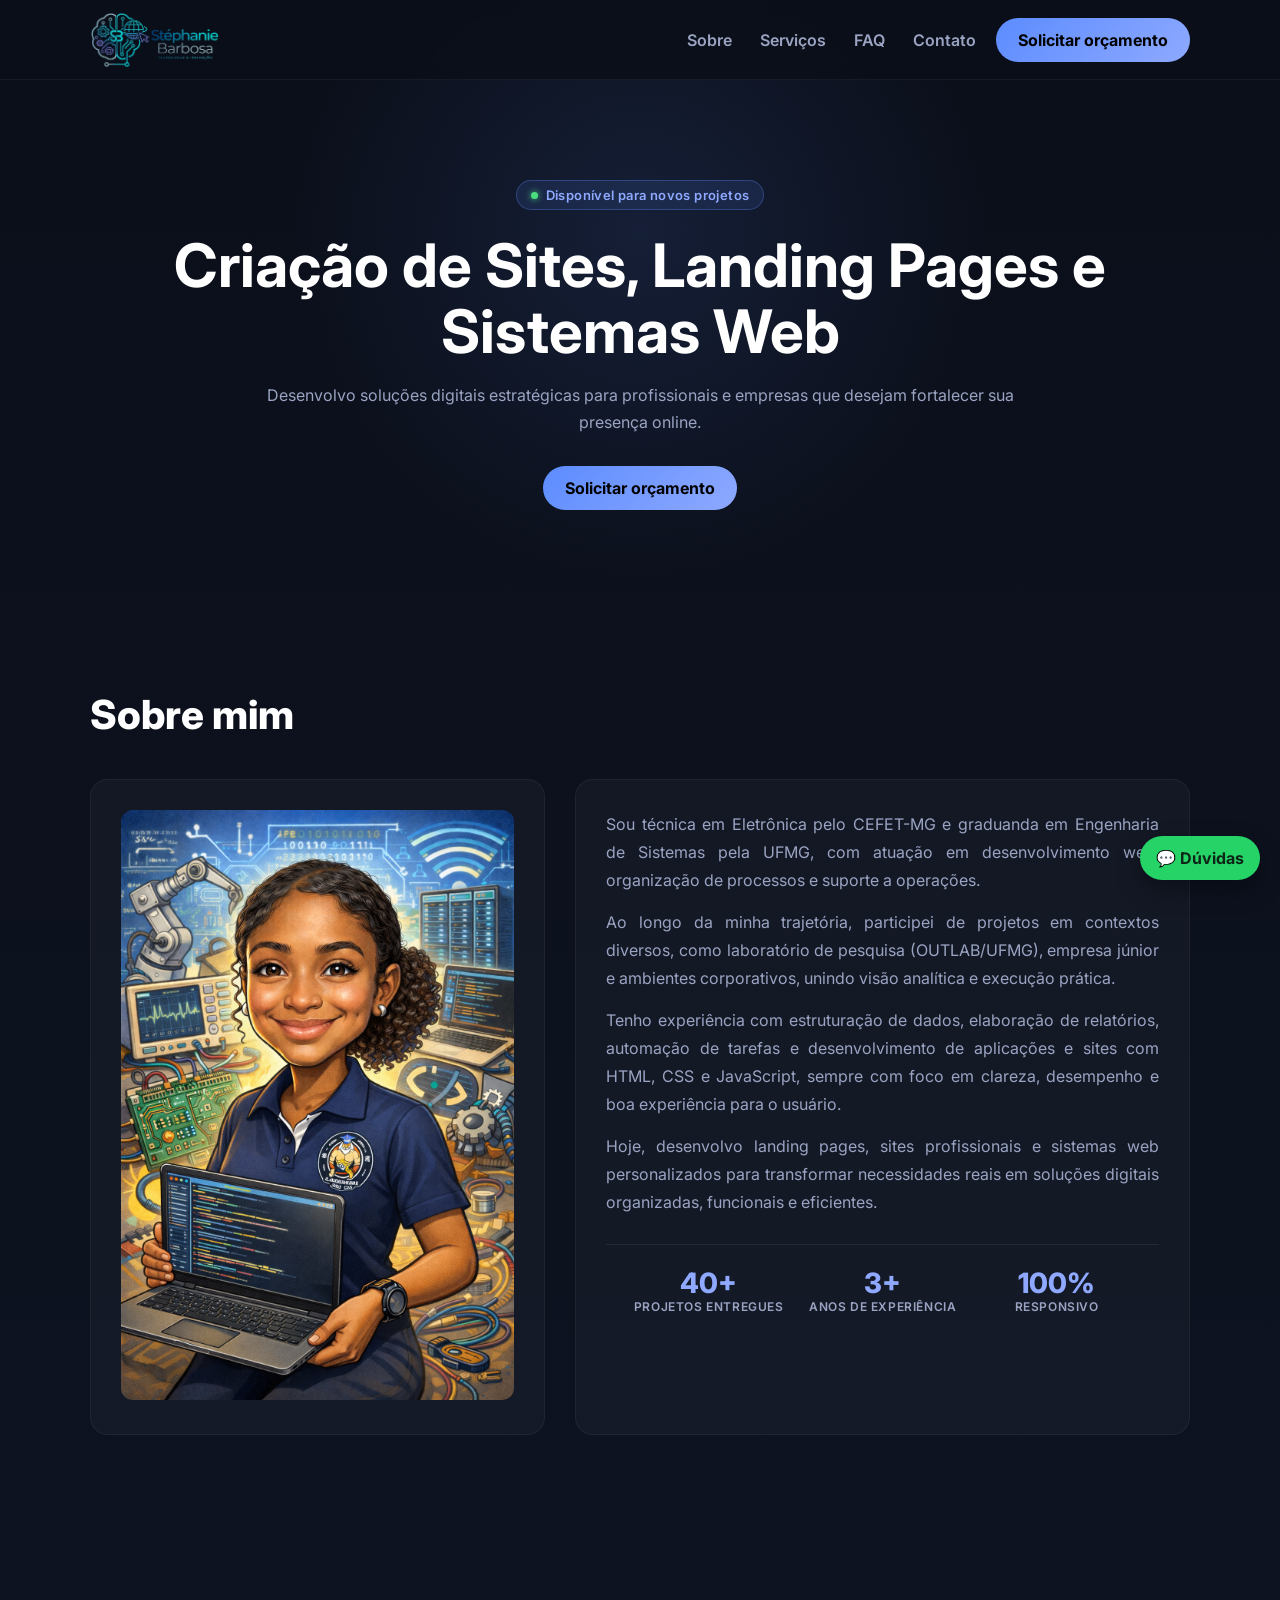
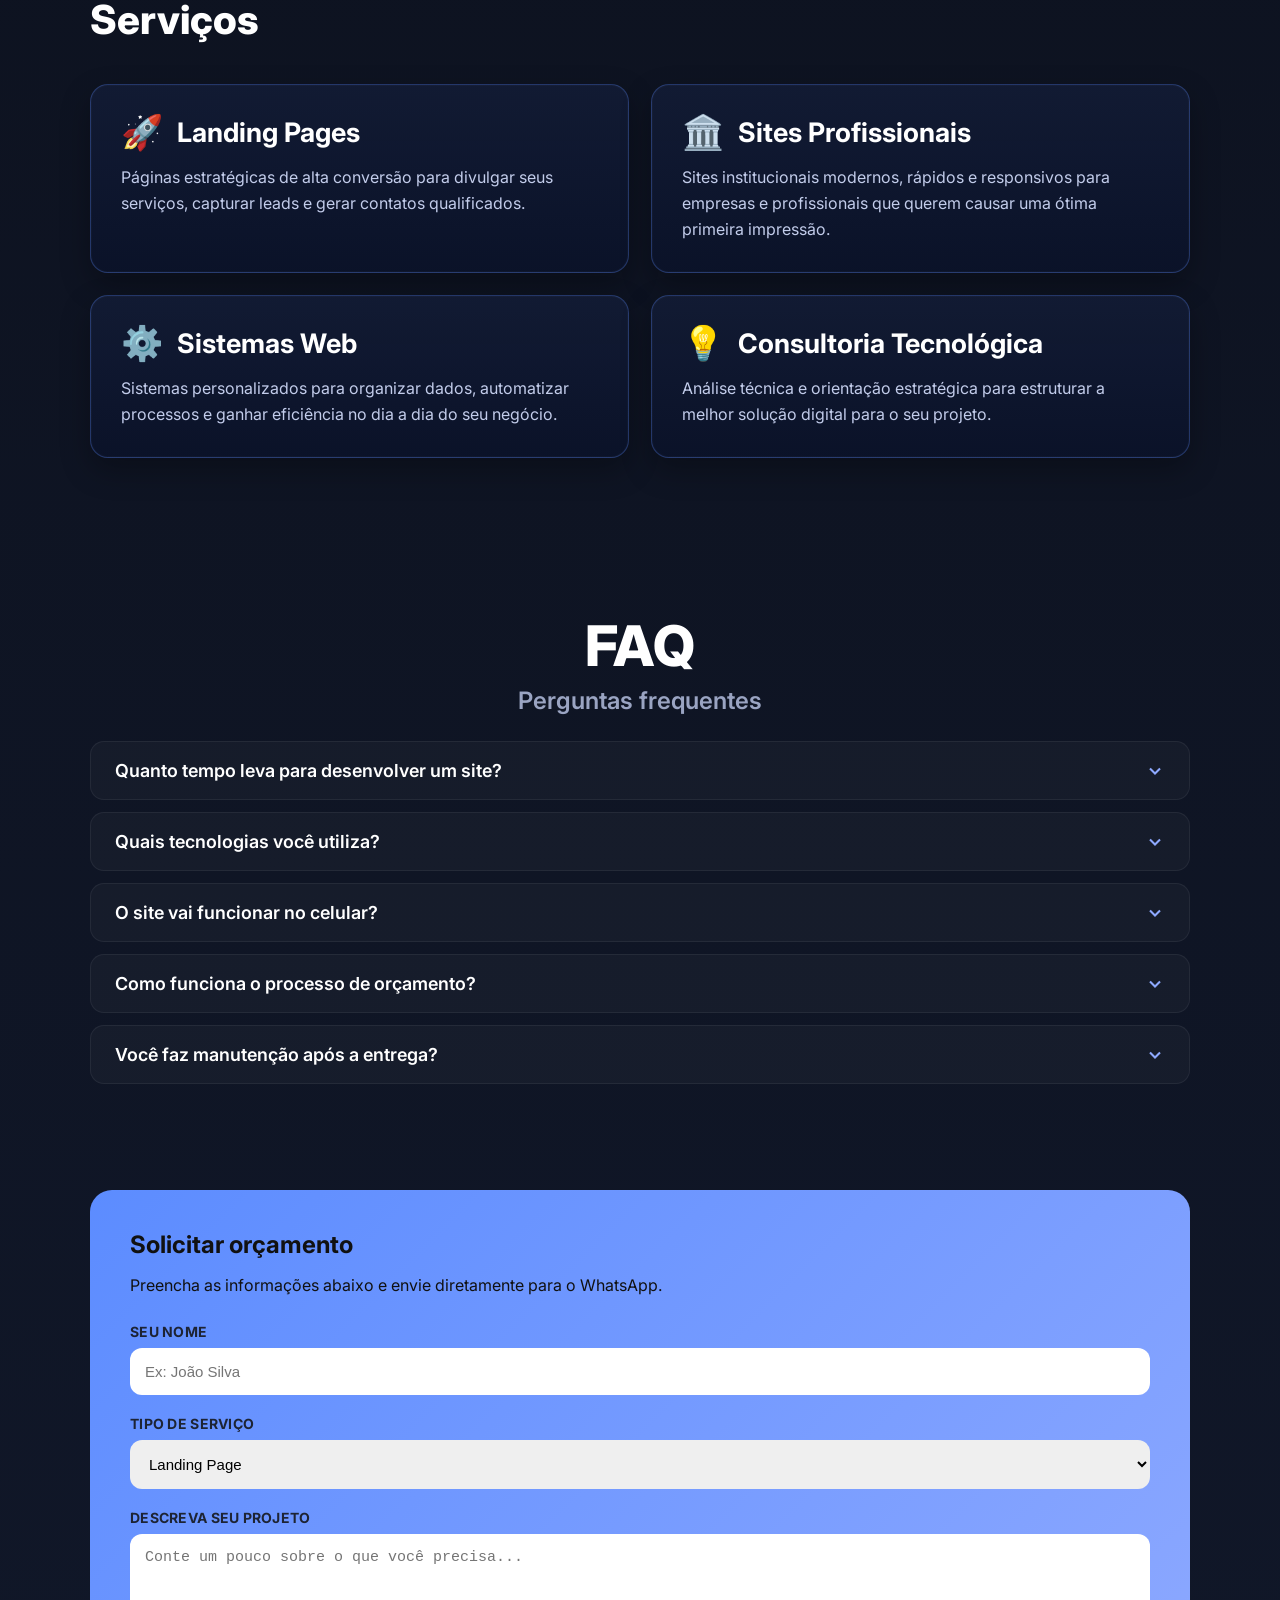
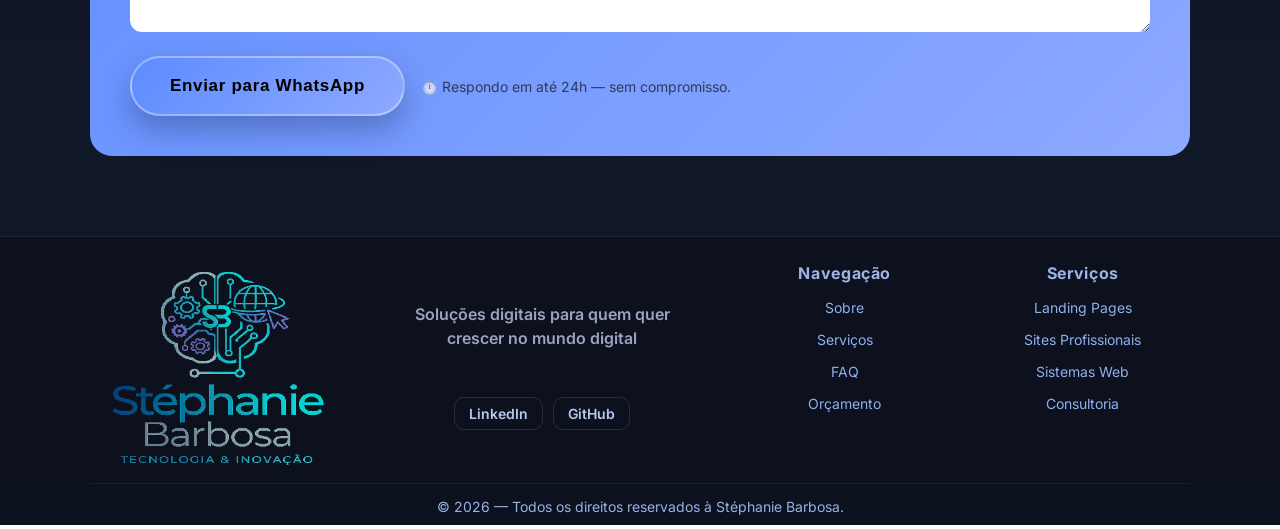
<file: index.html>
﻿<!doctype html>
<html lang="pt-br">
  <head>
    <meta charset="utf-8" />
    <meta name="viewport" content="width=device-width, initial-scale=1" />
    <meta
      name="description"
      content="Stéphanie Barbosa — Desenvolvimento de sites profissionais, landing pages e sistemas web para fortalecer sua presença online."
    />
    <meta
      property="og:title"
      content="Stéphanie Barbosa | Desenvolvimento de Sites e Sistemas"
    />
    <meta
      property="og:description"
      content="Soluções digitais estratégicas para profissionais e empresas que desejam fortalecer sua presença online."
    />
    <meta property="og:type" content="website" />
    <meta name="twitter:card" content="summary" />
    <meta
      name="twitter:title"
      content="Stéphanie Barbosa | Desenvolvimento de Sites e Sistemas"
    />
    <meta
      name="twitter:description"
      content="Soluções digitais estratégicas para profissionais e empresas."
    />
    <title>Stéphanie Barbosa | Desenvolvimento de Sites e Sistemas</title>
    <link
      href="https://fonts.googleapis.com/css2?family=Inter:wght@400;600;700;800&display=swap"
      rel="stylesheet"
    />
    <link rel="stylesheet" href="assets/css/style.css" />
  </head>
  <body>
    <header>
      <div class="container navbar">
        <div class="brand">
          <img class="brand-logo" src="assets/img/logo-header.png" alt="Logo" />
        </div>

        <button
          class="nav-toggle"
          type="button"
          aria-label="Abrir menu"
          aria-expanded="false"
          aria-controls="primary-navigation"
        >
          <span class="nav-toggle-bar"></span>
          <span class="nav-toggle-bar"></span>
          <span class="nav-toggle-bar"></span>
        </button>

        <nav id="primary-navigation" class="nav-links">
          <a href="#sobre">Sobre</a>
          <a href="#servicos">Serviços</a>
          <a href="#faq">FAQ</a>
          <a
            href="https://wa.me/5531995498575"
            target="_blank"
            rel="noopener noreferrer"
            >Contato</a
          >
        </nav>
        <a href="#contato" class="btn nav-desktop-cta">Solicitar orçamento</a>
      </div>
    </header>

    <div class="nav-overlay"></div>

    <section class="hero">
      <div class="container">
        <div class="hero-badge">
          <span class="dot"></span> Disponível para novos projetos
        </div>
        <h1>Criação de Sites, Landing Pages e Sistemas Web</h1>
        <p>
          Desenvolvo soluções digitais estratégicas para profissionais e
          empresas que desejam fortalecer sua presença online.
        </p>
        <div class="hero-actions">
          <a href="#contato" class="btn">Solicitar orçamento</a>
        </div>
      </div>
    </section>

    <section class="section" id="sobre">
      <div class="container">
        <div class="section-title fade-in">
          <h2>Sobre mim</h2>
        </div>
        <div class="about-grid fade-in">
          <div class="about-photo card">
            <img
              src="assets/img/foto.png"
              alt="Stéphanie Barbosa"
              loading="lazy"
            />
          </div>
          <div class="card about-text">
            <p>
              Sou técnica em Eletrônica pelo CEFET-MG e graduanda em Engenharia
              de Sistemas pela UFMG, com atuação em desenvolvimento web,
              organização de processos e suporte a operações.
            </p>
            <p>
              Ao longo da minha trajetória, participei de projetos em contextos
              diversos, como laboratório de pesquisa (OUTLAB/UFMG), empresa
              júnior e ambientes corporativos, unindo visão analítica e execução
              prática.
            </p>
            <p>
              Tenho experiência com estruturação de dados, elaboração de
              relatórios, automação de tarefas e desenvolvimento de aplicações e
              sites com HTML, CSS e JavaScript, sempre com foco em clareza,
              desempenho e boa experiência para o usuário.
            </p>
            <p>
              Hoje, desenvolvo landing pages, sites profissionais e sistemas web
              personalizados para transformar necessidades reais em soluções
              digitais organizadas, funcionais e eficientes.
            </p>
            <div class="about-stats">
              <div class="stat">
                <span class="stat-number">40+</span
                ><span class="stat-label">Projetos entregues</span>
              </div>
              <div class="stat">
                <span class="stat-number">3+</span
                ><span class="stat-label">Anos de experiência</span>
              </div>
              <div class="stat">
                <span class="stat-number">100%</span
                ><span class="stat-label">Responsivo</span>
              </div>
            </div>
          </div>
        </div>
      </div>
    </section>

    <section class="section" id="servicos">
      <div class="container">
        <div class="section-title fade-in"><h2>Serviços</h2></div>
        <div class="cards">
          <div class="card fade-in service-card">
            <div class="service-head">
              <span class="card-icon">🚀</span>
              <h3>Landing Pages</h3>
            </div>
            <p>
              Páginas estratégicas de alta conversão para divulgar seus
              serviços, capturar leads e gerar contatos qualificados.
            </p>
          </div>
          <div class="card fade-in service-card">
            <div class="service-head">
              <span class="card-icon">🏛️</span>
              <h3>Sites Profissionais</h3>
            </div>
            <p>
              Sites institucionais modernos, rápidos e responsivos para empresas
              e profissionais que querem causar uma ótima primeira impressão.
            </p>
          </div>
          <div class="card fade-in service-card">
            <div class="service-head">
              <span class="card-icon">⚙️</span>
              <h3>Sistemas Web</h3>
            </div>
            <p>
              Sistemas personalizados para organizar dados, automatizar
              processos e ganhar eficiência no dia a dia do seu negócio.
            </p>
          </div>
          <div class="card fade-in service-card">
            <div class="service-head">
              <span class="card-icon">💡</span>
              <h3>Consultoria Tecnológica</h3>
            </div>
            <p>
              Análise técnica e orientação estratégica para estruturar a melhor
              solução digital para o seu projeto.
            </p>
          </div>
        </div>
      </div>
    </section>

    <section class="section" id="faq">
      <div class="container">
        <div class="section-title fade-in">
          <h2>FAQ</h2>
          <p>Perguntas frequentes</p>
        </div>
        <div class="faq-list">
          <div class="faq-item fade-in">
            <button class="faq-question" aria-expanded="false">
              Quanto tempo leva para desenvolver um site?
              <svg
                class="faq-chevron"
                viewBox="0 0 24 24"
                fill="none"
                stroke="currentColor"
                stroke-width="2.5"
              >
                <polyline points="6 9 12 15 18 9" />
              </svg>
            </button>
            <div class="faq-answer">
              O prazo varia conforme a complexidade do projeto. Uma landing page
              simples pode ficar pronta em 5 a 7 dias úteis, enquanto sites
              institucionais e sistemas web costumam levar de 2 a 5 semanas.
              Após o orçamento, informo o prazo exato para o seu caso.
            </div>
          </div>
          <div class="faq-item fade-in">
            <button class="faq-question" aria-expanded="false">
              Quais tecnologias você utiliza?
              <svg
                class="faq-chevron"
                viewBox="0 0 24 24"
                fill="none"
                stroke="currentColor"
                stroke-width="2.5"
              >
                <polyline points="6 9 12 15 18 9" />
              </svg>
            </button>
            <div class="faq-answer">
              Trabalho principalmente com HTML, CSS e JavaScript para sites
              estáticos e landing pages de alta performance. Para sistemas web,
              utilizo frameworks modernos conforme a necessidade do projeto.
              Todos os sites entregues são responsivos e otimizados para
              buscadores (SEO).
            </div>
          </div>
          <div class="faq-item fade-in">
            <button class="faq-question" aria-expanded="false">
              O site vai funcionar no celular?
              <svg
                class="faq-chevron"
                viewBox="0 0 24 24"
                fill="none"
                stroke="currentColor"
                stroke-width="2.5"
              >
                <polyline points="6 9 12 15 18 9" />
              </svg>
            </button>
            <div class="faq-answer">
              Sim, 100%. Todos os projetos são desenvolvidos com abordagem
              <em>mobile-first</em>, garantindo excelente experiência em
              celulares, tablets e desktops.
            </div>
          </div>
          <div class="faq-item fade-in">
            <button class="faq-question" aria-expanded="false">
              Como funciona o processo de orçamento?
              <svg
                class="faq-chevron"
                viewBox="0 0 24 24"
                fill="none"
                stroke="currentColor"
                stroke-width="2.5"
              >
                <polyline points="6 9 12 15 18 9" />
              </svg>
            </button>
            <div class="faq-answer">
              Basta preencher o formulário acima ou entrar em contato pelo
              WhatsApp. Após entender o seu projeto, envio um orçamento
              detalhado sem nenhum compromisso. Respondo em até 24 horas úteis.
            </div>
          </div>
          <div class="faq-item fade-in">
            <button class="faq-question" aria-expanded="false">
              Você faz manutenção após a entrega?
              <svg
                class="faq-chevron"
                viewBox="0 0 24 24"
                fill="none"
                stroke="currentColor"
                stroke-width="2.5"
              >
                <polyline points="6 9 12 15 18 9" />
              </svg>
            </button>
            <div class="faq-answer">
              Sim. Ofereço suporte pós-entrega e manutenção mediante contrato.
              Assim você fica tranquilo sabendo que o site continuará
              funcionando e atualizado.
            </div>
          </div>
        </div>
      </div>
    </section>

    <section class="cta" id="contato">
      <div class="container">
        <div class="cta-box fade-in">
          <h2>Solicitar orçamento</h2>
          <p>
            Preencha as informações abaixo e envie diretamente para o WhatsApp.
          </p>
          <form onsubmit="enviarWhatsApp(event)">
            <label for="nome">Seu nome</label>
            <input
              type="text"
              id="nome"
              placeholder="Ex: João Silva"
              required
            />
            <label for="servico">Tipo de serviço</label>
            <select id="servico">
              <option>Landing Page</option>
              <option>Site Profissional</option>
              <option>Sistema Web</option>
              <option>Consultoria</option>
            </select>
            <label for="mensagem">Descreva seu projeto</label>
            <textarea
              rows="4"
              id="mensagem"
              placeholder="Conte um pouco sobre o que você precisa..."
            ></textarea>
            <div class="form-submit-wrapper">
              <button class="btn" type="submit">Enviar para WhatsApp</button>
              <p class="form-trust">
                ⏱️ Respondo em até 24h — sem compromisso.
              </p>
            </div>
          </form>
        </div>
      </div>
    </section>

    <footer>
      <div class="footer-inner fade-in">
        <div class="footer-brand">
          <img
            class="footer-logo"
            src="assets/img/logo-footer.png"
            alt="Logo Stéphanie Barbosa"
            loading="lazy"
          />
        </div>

        <div class="footer-middle">
          <p class="footer-highlight">
            Soluções digitais para quem quer crescer no mundo digital
          </p>
          <div class="footer-social">
            <a
              href="https://www.linkedin.com/in/stéphaniebarbosa"
              target="_blank"
              rel="noopener noreferrer"
              >LinkedIn</a
            >
            <a
              href="https://github.com/Stephanie7l"
              target="_blank"
              rel="noopener noreferrer"
              >GitHub</a
            >
          </div>
        </div>

        <div class="footer-col">
          <h4>Navegação</h4>
          <ul>
            <li><a href="#sobre">Sobre</a></li>
            <li><a href="#servicos">Serviços</a></li>
            <li><a href="#faq">FAQ</a></li>
            <li><a href="#contato">Orçamento</a></li>
          </ul>
        </div>

        <div class="footer-col">
          <h4>Serviços</h4>
          <ul>
            <li><a href="#contato">Landing Pages</a></li>
            <li><a href="#contato">Sites Profissionais</a></li>
            <li><a href="#contato">Sistemas Web</a></li>
            <li><a href="#contato">Consultoria</a></li>
          </ul>
        </div>
      </div>

      <div class="footer-bottom">
        <div class="footer-text">
          &copy; <span id="year"></span> &mdash; Todos os direitos reservados à
          Stéphanie Barbosa.
        </div>
      </div>
    </footer>

    <a
      class="whatsapp-float"
      href="https://wa.me/5531995498575?text=Ol%C3%A1%2C%20tenho%20uma%20d%C3%BAvida%20e%20gostaria%20de%20falar%20com%20voc%C3%AA."
      target="_blank"
      rel="noopener noreferrer"
      >💬 Dúvidas</a
    >

    <script src="assets/js/main.js"></script>
  </body>
</html>
</file>
<file: assets/css/style.css>
﻿:root {
  --bg: #0b0f1a;
  --accent: #5c8cff;
  --accent-soft: #8ea9ff;
  --text: #ffffff;
  --muted: #9aa4c2;
  --success: #25d366;
}

* {
  box-sizing: border-box;
  margin: 0;
  padding: 0;
}
:focus-visible {
  outline: 2px solid var(--accent);
  outline-offset: 3px;
  border-radius: 4px;
}
html {
  scroll-behavior: smooth;
}
body {
  font-family: Inter, sans-serif;
  background: linear-gradient(180deg, #0b0f1a, #11182a);
  color: var(--text);
  overflow-x: hidden;
}

.container {
  width: min(1100px, 92%);
  margin: auto;
}

/* HEADER CORRIGIDO */
header {
  position: fixed;
  top: 0;
  left: 0;
  width: 100%;
  height: 80px; /* Altura fixa para controle */
  background: rgba(11, 15, 26, 0.95);
  backdrop-filter: blur(8px);
  border-bottom: 1px solid rgba(255, 255, 255, 0.05);
  z-index: 1000;
  display: flex;
  align-items: center;
}

.navbar {
  display: grid;
  grid-template-columns: auto 1fr auto;
  align-items: center;
  gap: 20px;
}

.brand-logo {
  height: 54px;
  width: auto;
  display: block;
}

.nav-links {
  display: flex;
  gap: 28px;
  align-items: center;
  justify-self: end; /* antes: center */
}
.nav-links a {
  color: var(--muted);
  font-weight: 600;
  transition: 0.2s;
  text-decoration: none;
  min-height: 44px;
  display: inline-flex;
  align-items: center;
}
.nav-links a:hover {
  color: var(--text);
}

.nav-cta {
  display: none;
} /* Escondido no Desktop */

.btn {
  display: inline-flex;
  align-items: center;
  justify-content: center;
  padding: 12px 22px;
  border-radius: 30px;
  background: linear-gradient(135deg, var(--accent), var(--accent-soft));
  border: none;
  font-weight: 700;
  color: #000;
  text-decoration: none;
  cursor: pointer;
  transition: transform 0.2s ease, box-shadow 0.2s ease;
}
.btn:hover {
  transform: translateY(-2px);
  box-shadow: 0 14px 30px rgba(0, 0, 0, 0.4);
}

/* HERO */
.hero {
  padding: clamp(120px, 15vw, 180px) 0 clamp(60px, 8vw, 100px);
  text-align: center;
  position: relative;
  overflow: hidden;
}
.hero::before {
  content: '';
  position: absolute;
  top: -120px;
  left: 50%;
  transform: translateX(-50%);
  width: 700px;
  height: 700px;
  background: radial-gradient(circle, rgba(92,140,255,0.12) 0%, transparent 70%);
  pointer-events: none;
  z-index: 0;
}
.hero .container {
  position: relative;
  z-index: 1;
}
.hero-badge {
  display: inline-flex;
  align-items: center;
  gap: 8px;
  background: rgba(92, 140, 255, 0.12);
  border: 1px solid rgba(92, 140, 255, 0.3);
  color: var(--accent-soft);
  font-size: 13px;
  font-weight: 600;
  padding: 6px 14px;
  border-radius: 999px;
  margin-bottom: 22px;
  letter-spacing: 0.03em;
}
.hero-badge .dot {
  width: 7px;
  height: 7px;
  border-radius: 50%;
  background: #4ade80;
  box-shadow: 0 0 6px #4ade80;
  animation: pulse-dot 2s infinite;
}
@keyframes pulse-dot {
  0%, 100% { opacity: 1; }
  50% { opacity: 0.4; }
}
.hero h1 {
  font-size: clamp(32px, 5vw, 60px);
  line-height: 1.1;
  margin-bottom: 18px;
}
.hero p {
  max-width: 760px;
  margin: 0 auto 30px;
  color: var(--muted);
  font-size: 16px;
  line-height: 1.7;
}

/* SEÇÕES E GRIDS */
[id] {
  scroll-margin-top: 90px;
}

#contato {
  scroll-margin-top: 130px;
}

.cta {
  padding-top: 26px;
  padding-bottom: 80px;
}

.section {
  padding: 80px 0;
}
.section-title {
  margin-bottom: 40px;
}
.section-title h2 {
  font-size: clamp(26px, 3.5vw, 40px);
  font-weight: 800;
}
.about-grid {
  display: grid;
  grid-template-columns: 1fr 1.35fr;
  gap: 30px;
}
.cards {
  display: grid;
  grid-template-columns: repeat(2, 1fr);
  gap: 22px;
}
.card {
  padding: 30px;
  border-radius: 18px;
  background: rgba(255, 255, 255, 0.03);
  border: 1px solid rgba(255, 255, 255, 0.05);
  transition: border-color 0.25s, transform 0.25s;
}
.card:hover {
  border-color: rgba(92, 140, 255, 0.3);
  transform: translateY(-3px);
}

.about-photo img {
  width: 100%;
  border-radius: 12px;
  object-fit: cover;
}

.about-text p {
  color: var(--muted);
  line-height: 1.75;
  margin-bottom: 14px;
  text-align: justify;
}
.about-text p:last-child {
  margin-bottom: 0;
}

.about-stats {
  display: flex;
  gap: 24px;
  flex-wrap: wrap;
  margin-top: 28px;
  padding-top: 24px;
  border-top: 1px solid rgba(255,255,255,0.07);
  justify-content: center;
  text-align: center;
}
.stat {
  display: flex;
  flex-direction: column;
  gap: 2px;
  align-items: center;
  min-width: 150px;
}
.stat-number {
  font-size: 28px;
  font-weight: 800;
  color: var(--accent-soft);
  line-height: 1;
}
.stat-label {
  font-size: 12px;
  color: var(--muted);
  font-weight: 600;
  text-transform: uppercase;
  letter-spacing: 0.05em;
}

/* ÍCONES DOS CARDS */
.service-card {
  border-radius: 18px;
  background: linear-gradient(180deg, rgba(18, 27, 52, 0.98) 0%, rgba(11, 19, 41, 0.96) 100%);
  border: 1px solid rgba(92, 140, 255, 0.3);
  box-shadow: inset 0 0 0 1px rgba(255,255,255,0.02), 0 12px 30px rgba(0, 0, 0, 0.28);
}

.service-head {
  display: flex;
  align-items: center;
  gap: 14px;
  margin-bottom: 16px;
}

.card-icon {
  font-size: 34px;
  margin: 0;
  display: inline-flex;
  align-items: center;
  line-height: 1;
}

.cards .card h3 {
  margin: 0;
  font-size: clamp(24px, 2.1vw, 40px);
  line-height: 1.15;
  font-weight: 700;
  color: #ffffff;
}

.cards .card p {
  color: rgba(214, 224, 255, 0.9);
  line-height: 1.6;
  font-size: clamp(16px, 1.1vw, 22px);
  max-width: 96%;
}
/* FAQ */
#faq.section {
  background: transparent;
}

#faq .section-title {
  text-align: center;
  margin-bottom: 26px;
}

#faq .section-title h2 {
  color: var(--text);
  font-size: clamp(34px, 5vw, 56px);
  font-weight: 800;
  letter-spacing: 0.01em;
  line-height: 1;
  margin-bottom: 12px;
}

#faq .section-title p {
  color: var(--muted);
  font-size: clamp(16px, 2vw, 24px);
  font-weight: 600;
}

.faq-list {
  display: flex;
  flex-direction: column;
  gap: 12px;
}

.faq-item {
  border-radius: 14px;
  background: rgba(255, 255, 255, 0.03);
  border: 1px solid rgba(255, 255, 255, 0.06);
  overflow: hidden;
  transition: border-color 0.25s, transform 0.2s;
}

.faq-item:hover {
  border-color: rgba(92, 140, 255, 0.3);
  transform: translateY(-1px);
}

.faq-question {
  width: 100%;
  background: transparent;
  border: none;
  color: var(--text);
  font-family: inherit;
  font-size: clamp(16px, 1.4vw, 20px);
  font-weight: 600;
  padding: 18px 24px;
  text-align: left;
  cursor: pointer;
  display: flex;
  justify-content: space-between;
  align-items: center;
  gap: 14px;
}

.faq-question .faq-chevron {
  width: 20px;
  height: 20px;
  flex-shrink: 0;
  color: var(--accent-soft);
  transition: transform 0.3s;
}

.faq-item.is-open .faq-chevron {
  transform: rotate(180deg);
}

.faq-answer {
  max-height: 0;
  overflow: hidden;
  transition: max-height 0.35s ease, padding 0.3s;
  padding: 0 24px;
  color: var(--muted);
  font-size: clamp(15px, 1.05vw, 17px);
  line-height: 1.65;
  background: rgba(255, 255, 255, 0.01);
}

.faq-item.is-open .faq-answer {
  max-height: 420px;
  padding: 0 24px 22px;
}

/* FORMULÁRIO */
.cta-box {
  padding: 40px;
  border-radius: 22px;
  background: linear-gradient(135deg, var(--accent), var(--accent-soft));
  color: #111;
}

.cta-box h2 {
  margin-bottom: 16px;
}

.cta-box > p {
  margin-bottom: 28px;
}

form label {
  display: block;
  font-size: 14px;
  font-weight: 700;
  color: rgba(17, 17, 17, 0.85);
  margin-bottom: 8px;
  text-transform: uppercase;
  letter-spacing: 0.02em;
}
form input,
form select,
form textarea {
  width: 100%;
  padding: 15px;
  border-radius: 12px;
  border: none;
  margin-bottom: 20px;
  font-size: 15px;
}

.btn[type="submit"] {
  padding: 18px 38px;
  font-size: 17px;
  font-weight: 800;
  letter-spacing: 0.04em;
  width: auto;
  min-width: 230px;
  border: 2px solid rgba(255, 255, 255, 0.35);
  box-shadow: 0 14px 30px rgba(25, 40, 90, 0.35);
}

.form-submit-wrapper {
  display: flex;
  align-items: center;
  gap: 16px;
  margin-bottom: 0;
}

/* FOOTER */
footer {
  border-top: 1px solid rgba(255, 255, 255, 0.08);
  background: rgba(11, 15, 26, 0.75);
}

.footer-inner {
  width: min(1100px, 92%);
  margin: 0 auto;
  padding: 26px 0 14px;
  display: grid;
  grid-template-columns: 1.2fr 1.6fr 1fr 1fr;
  gap: 24px;
  align-items: start;
}

.footer-brand {
  display: flex;
  justify-content: center;
}

.footer-logo {
  width: min(220px, 100%);
  height: auto;
  display: block;
}

.footer-middle {
  display: flex;
  flex-direction: column;
  align-items: center;
  gap: 16px;
  padding-top: 8px;
}

.footer-highlight {
  width: 100%;
  min-height: 110px;
  border: none;
  border-radius: 0;
  color: var(--muted);
  font-size: 16px;
  font-weight: 600;
  line-height: 1.5;
  display: flex;
  align-items: center;
  justify-content: center;
  text-align: center;
  padding: 16px;
}

.footer-social {
  display: flex;
  gap: 10px;
  justify-content: center;
}

.footer-social a {
  color: #b8c8ef;
  text-decoration: none;
  font-size: 14px;
  font-weight: 600;
  padding: 7px 14px;
  border-radius: 10px;
  border: 1px solid rgba(255, 255, 255, 0.12);
  transition: color 0.2s, border-color 0.2s;
}

.footer-social a:hover {
  color: var(--text);
  border-color: rgba(92, 140, 255, 0.5);
}

.footer-col h4 {
  font-size: 16px;
  font-weight: 700;
  letter-spacing: 0.04em;
  color: #9db3e8;
  margin-bottom: 14px;
  text-align: center;
}

.footer-col ul {
  list-style: none;
  display: flex;
  flex-direction: column;
  gap: 12px;
  align-items: center;
}

.footer-col ul li a {
  color: #8fb0f0;
  text-decoration: none;
  font-size: 14px;
  line-height: 1.25;
  transition: color 0.2s;
}

.footer-col ul li a:hover {
  color: #d2dfff;
}

.footer-bottom {
  width: min(1100px, 92%);
  margin: 0 auto;
  padding: 14px 0 10px;
  border-top: 1px solid rgba(255, 255, 255, 0.06);
  display: flex;
  justify-content: center;
}

.footer-text {
  color: #9ab2e7;
  font-size: 14px;
  text-align: center;
}

/* BOTAO FLUTUANTE WHATSAPP */
.whatsapp-float {
  position: fixed;
  right: 20px;
  bottom: 20px;
  z-index: 1200;
  display: inline-flex;
  align-items: center;
  gap: 8px;
  padding: 12px 16px;
  border-radius: 999px;
  background: var(--success);
  color: #0d2517;
  text-decoration: none;
  font-weight: 700;
  box-shadow: 0 10px 25px rgba(0, 0, 0, 0.35);
  transition:
    transform 0.2s ease,
    box-shadow 0.2s ease;
}

.whatsapp-float:hover {
  transform: translateY(-2px);
  box-shadow: 0 14px 30px rgba(0, 0, 0, 0.4);
}

.nav-overlay.is-open ~ .whatsapp-float {
  opacity: 0;
  pointer-events: none;
}

/* MENU HAMBÚRGUER (BOTÃO) */
.nav-toggle {
  display: none;
  flex-direction: column;
  gap: 5px;
  background: none;
  border: none;
  cursor: pointer;
  z-index: 1100;
}
.nav-toggle-bar {
  width: 25px;
  height: 3px;
  background: #fff;
  border-radius: 5px;
  transition: 0.3s;
}

/* RESPONSIVIDADE */
/* FADE-IN AO ROLAR */
.fade-in {
  opacity: 0;
  transform: translateY(22px);
  transition: opacity 0.6s ease, transform 0.6s ease;
}
.fade-in.visible {
  opacity: 1;
  transform: translateY(0);
}

/* CONFIANÇA NO FORM */
.form-trust {
  display: flex;
  align-items: center;
  gap: 6px;
  font-size: 14px;
  color: rgba(17,17,17,0.7);
  margin: 0;
}

@media (max-width: 900px) {
  .container {
    width: min(1100px, 94%);
  }

  .nav-links {
    position: fixed;
    top: 80px; /* abaixo do header */
    right: -100%;
    height: calc(100vh - 80px);
    width: 280px;
    background: #0b0f1a; /* fundo sólido */
    flex-direction: column;
    align-items: flex-start;
    padding: 20px;
    transition: right 0.4s ease;
    z-index: 1050;
    gap: 8px;
  }

  .nav-links.is-open,
  .nav-links.active {
    right: 0;
  }

  .nav-toggle {
    display: flex;
    grid-column: 3;
    justify-self: end;
  }

  .nav-desktop-cta {
    display: none;
  }

  .nav-cta {
    display: flex;
    width: 100%;
  }

  .about-grid,
  .cards {
    grid-template-columns: 1fr;
  }

  .footer-inner {
    grid-template-columns: 1fr;
    gap: 22px;
    padding: 26px 0 12px;
  }

  .footer-highlight {
    min-height: 90px;
    font-size: 14px;
  }

  .footer-col h4 {
    font-size: 15px;
  }

  .footer-col ul li a {
    font-size: 13px;
  }

  .footer-text {
    text-align: center;
    font-size: 14px;
  }

  .whatsapp-float {
    right: 14px;
    bottom: 14px;
    padding: 10px 14px;
    font-size: 14px;
  }

  .nav-toggle.is-open .nav-toggle-bar:nth-child(1) {
    transform: translateY(8px) rotate(45deg);
  }

  .nav-toggle.is-open .nav-toggle-bar:nth-child(2) {
    opacity: 0;
  }

  .nav-toggle.is-open .nav-toggle-bar:nth-child(3) {
    transform: translateY(-8px) rotate(-45deg);
  }
}
@media (max-width: 768px) {
  .section { padding: 60px 0; }
  .section-title { margin-bottom: 26px; }
  .section-title h2 { font-size: clamp(24px, 6vw, 32px); }
  .hero h1 { line-height: 1.15; }
  .cta-box { padding: 28px 20px; }
  .card { padding: 22px; }
  .about-stats { gap: 18px; }

  .form-submit-wrapper {
    gap: 12px;
  }

  .btn[type="submit"] {
    padding: 14px 24px;
    font-size: 15px;
    min-width: 160px;
  }

  .form-trust {
    font-size: 13px;
  }

  .faq-question {
    padding: 14px 16px;
    font-size: 14px;
  }

  .faq-answer {
    font-size: 14px;
    padding: 0 16px;
  }

  .faq-item.is-open .faq-answer {
    padding: 0 16px 16px;
  }
}

@media (max-width: 480px) {
  .brand-logo { height: 42px; }
  .hero-badge { font-size: 12px; }
  .hero p { font-size: 16px; }
  .cta-box { padding: 24px 16px; }
  .whatsapp-float {
    bottom: 10px;
    right: 10px;
  }

  .form-submit-wrapper {
    flex-direction: column;
    gap: 12px;
  }

  .btn[type="submit"] {
    width: 100%;
    padding: 16px 24px;
  }

  .form-trust {
    width: 100%;
    justify-content: center;
    font-size: 13px;
  }
}

@media (prefers-reduced-motion: reduce) {
  *, *::before, *::after {
    animation: none !important;
    transition: none !important;
    scroll-behavior: auto !important;
  }
}

.nav-overlay {
  position: fixed;
  inset: 0;
  background: transparent;
  display: none;
  z-index: 1000;
}
.nav-overlay.is-open {
  display: block;
}

.nav-links.active {
  position: fixed;
  top: 80px;
  left: auto;
  right: 0;
  background: #0b0f1a;
  padding: 20px;
  z-index: 1050;
}

.nav-overlay.active {
  display: block;
  z-index: 998;
}

.faq-item.active .faq-answer {
  display: block;
}

.faq-item.active .faq-chevron {
  transform: rotate(180deg);
}
</file>
